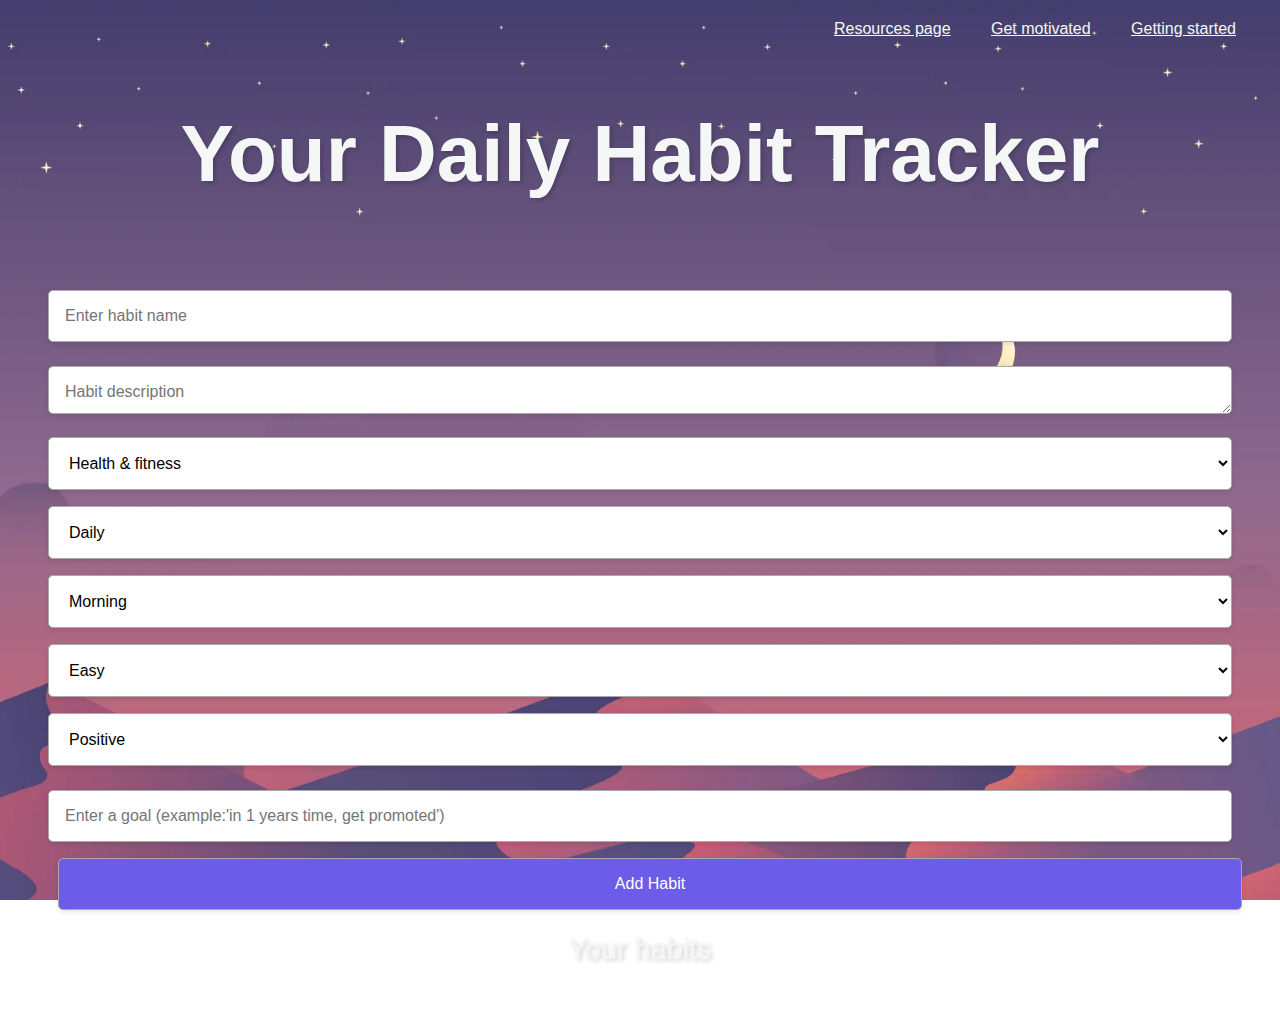
<file: index.html>
<!DOCTYPE html>
<html lang="en">
<head>
    <meta charset="UTF-8">
    <meta name="viewport" content="width=device-width, initial-scale=1">
    <title>Habit Tracker</title>
    <link rel="stylesheet" href= "styles.css">
</head>
<body>
    <!-- Navigācijas josla. -->
    <nav id="main-nav">
        <ul>
            <li><a href="resources.html">Resources page</a></li>
            <li><a href="motivated.html">Get motivated</a></li>
            <li><a href="getting_started.html">Getting started</a></li>
        </ul>
    </nav>
    <header>
        <h1>Your Daily Habit Tracker</h1>
    </header>
    <main>
        <!-- Ieraduma sākuma forma -->
        <section id="habit-form-section">
            <form id="new-habit-form" class="habit-form">
                <input type="text" id="habit-name"placeholder="Enter habit name" required>
                <textarea id="habit-description"placeholder="Habit description"></textarea>
                <select id="habit-category">
                    <option value= "health">Health & fitness</option>
                    <option value= "work">Work & career</option>
                    <option value= "education">Education & learning</option>
                    <option value= "personal">Personal development</option>
                    <option value= "social">Social & relationships</option>
                    <option value= "recreation">Recreation & leisure</option>
                    <option value= "home">Home & daily Life</option>
                </select>
                <select id="habit-frequency">
                    <option value= "daily">Daily</option>
                    <option value= "weekly">Weekly</option>
                    <option value= "monthly">Monthly</option>
                </select>
                <select id="habit-timeframe">
                    <option value= "morning">Morning</option>
                    <option value= "afternoon">Afternoon</option>
                    <option value= "evening">Evening</option>
                </select>
                <select id="habit-difficulty">
                    <option value= "easy">Easy</option>
                    <option value= "medium">Medium</option>
                    <option value= "hard">Hard</option>
                </select>
                <select id="habit-type">
                    <option value= "positive"> Positive</option>
                    <option value= "negative"> Negative</option>
                    <option value= "neutral"> Neutral</option>
                </select>
                <input type="text"id="habit-goal" placeholder="Enter a goal (example:'in 1 years time, get promoted') "required>
                <button type="submit" class="btn">Add Habit</button>
            </form>
        </section>


        <!-- Ieraduma sarakste -->
        <section id="habits-section"> 

            <h2>Your habits</h2>
            <div id="habits-list" class="habits-list">
              <!-- Ieraduma sarakstes parādisies šeit -->
            </div>
        </section>


    </main>

    <!-- Savieno ar JS failu -->
    <script src= "scripts.js"></script>
</body>
</html>
</file>
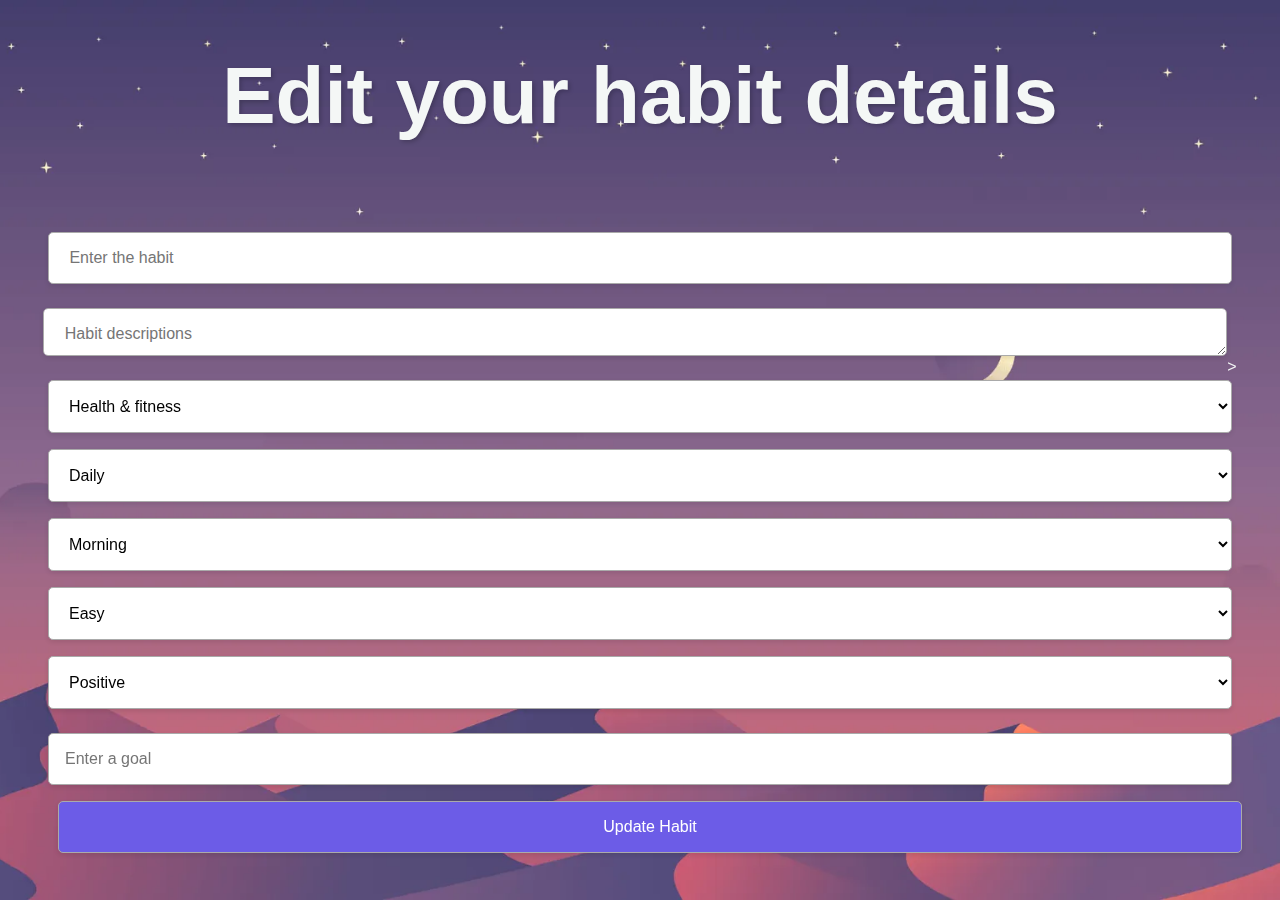
<file: edit_habit.html>
<!DOCTYPE html>
<html lang="en">
<head>
    <meta charset="UTF-8">
    <meta name="viewport" content="width=device-width, initial-scale=1">
    <title>Edit habit</title>
    <link rel="stylesheet" href="styles.css">
</head>
<body>
    <header>

         <h1>Edit your habit details </h1>
    </header>

    <main>
        <section id= "edit-habit-form-section">
            <form id= "edit-habit-form" class="habit-form">
                <input type= "text" id="habit-name" placeholder=" Enter the habit  " required>
                <textarea id= "habit-description" placeholder=" Habit descriptions "></textarea>>
                <select id="habit-category">
                    <option value= "health">Health & fitness</option>
                    <option value= "work">Work & career</option>
                    <option value= "education">Education & learning</option>
                    <option value= "personal">Personal development</option>
                    <option value= "social">Social & relationships</option>
                    <option value= "recreation">Recreation & leisure</option>
                    <option value= "home">Home & daily Life</option>
                </select>
                <select id="habit-frequency">
                    <option value= "daily">Daily</option>
                    <option value= "weekly">Weekly</option>
                    <option value= "monthly">Monthly</option>
                </select>
                <select id="habit-timeframe">
                    <option value= "morning">Morning</option>
                    <option value= "afternoon">Afternoon</option>
                    <option value= "evening">Evening</option>
                </select>
                <select id="habit-difficulty">
                    <option value= "easy">Easy</option>
                    <option value= "medium">Medium</option>
                    <option value= "hard">Hard</option>
                </select>
                <select id="habit-type">
                    <option value= "positive">Positive</option>
                    <option value= "negative">Negative</option>
                    <option value= "neutral">Neutral</option>
                </select>
                <input type= "text" id="habit-goal" placeholder="Enter a goal" required> 
                <button type= "submit" class="btn">Update Habit</button>
            </form>
        </section>
    </main>
    <script src="edit_scripts.js"></script>
</body>
</html>
</file>
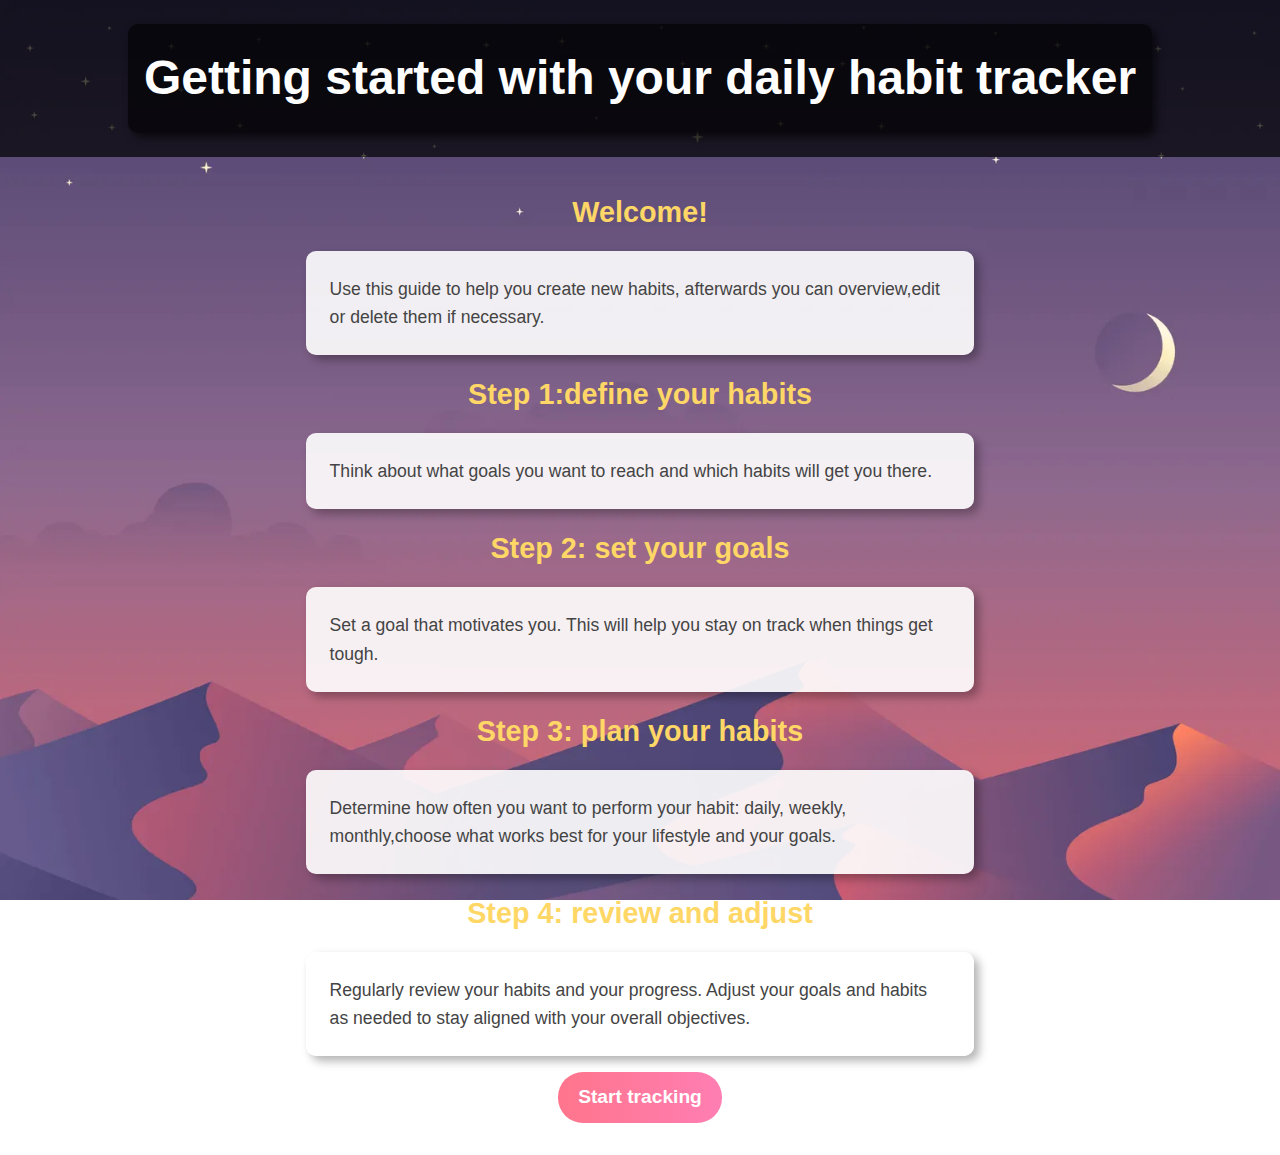
<file: getting_started.html>
<!DOCTYPE html>
<html lang="en">
<head>
    <meta charset="UTF-8">
    <!--Šis metatags iestata adaptīvu noformējumam uz dažādām ierīcēm. -->
    <meta name="viewport" content="width=device-width,initial-scale=1">

    <title>Getting started </title> 
    <link rel="stylesheet" href="styles2.css"> 
</head>
<body>
    <header>
        <h1>Getting started with your daily habit tracker</h1>
    </header>

    <main> 
        <section class= "intro-section">
            <h2>Welcome!</h2>
            <p> Use this guide to help you create new habits, afterwards you can overview,edit or delete them if necessary. </p>
        </section>

        <section class= "step-section">
            <h2>Step 1:define your habits </h2>
            <p>Think about what goals you want to reach and which habits will get you there.</p>
        </section>

        <section class= "step-section">
            <h2>Step 2: set your goals </h2>
            <p>Set a goal that motivates you. This will help you stay on track when things get tough.</p>
        </section>

        <section class= "step-section">
            <h2>Step 3: plan your habits </h2>
            <p>Determine how often you want to perform your habit: daily, weekly, monthly,choose what works best for your lifestyle and your goals.</p>
        </section>

        <section class= "step-section">
            <h2>Step 4: review and adjust </h2>
            <p>Regularly review your habits and your progress. Adjust your goals and habits as needed to stay aligned with your overall objectives.</p>
        </section>

        <div class="start-button">
            <a href= "index.html" class= "start-tracking-btn">Start tracking</a>
        </div>
    </main>
 <!-- Savieno ar JS failu. -->
    <script src= "scripts.js"></script>

</body>
</html>
</file>
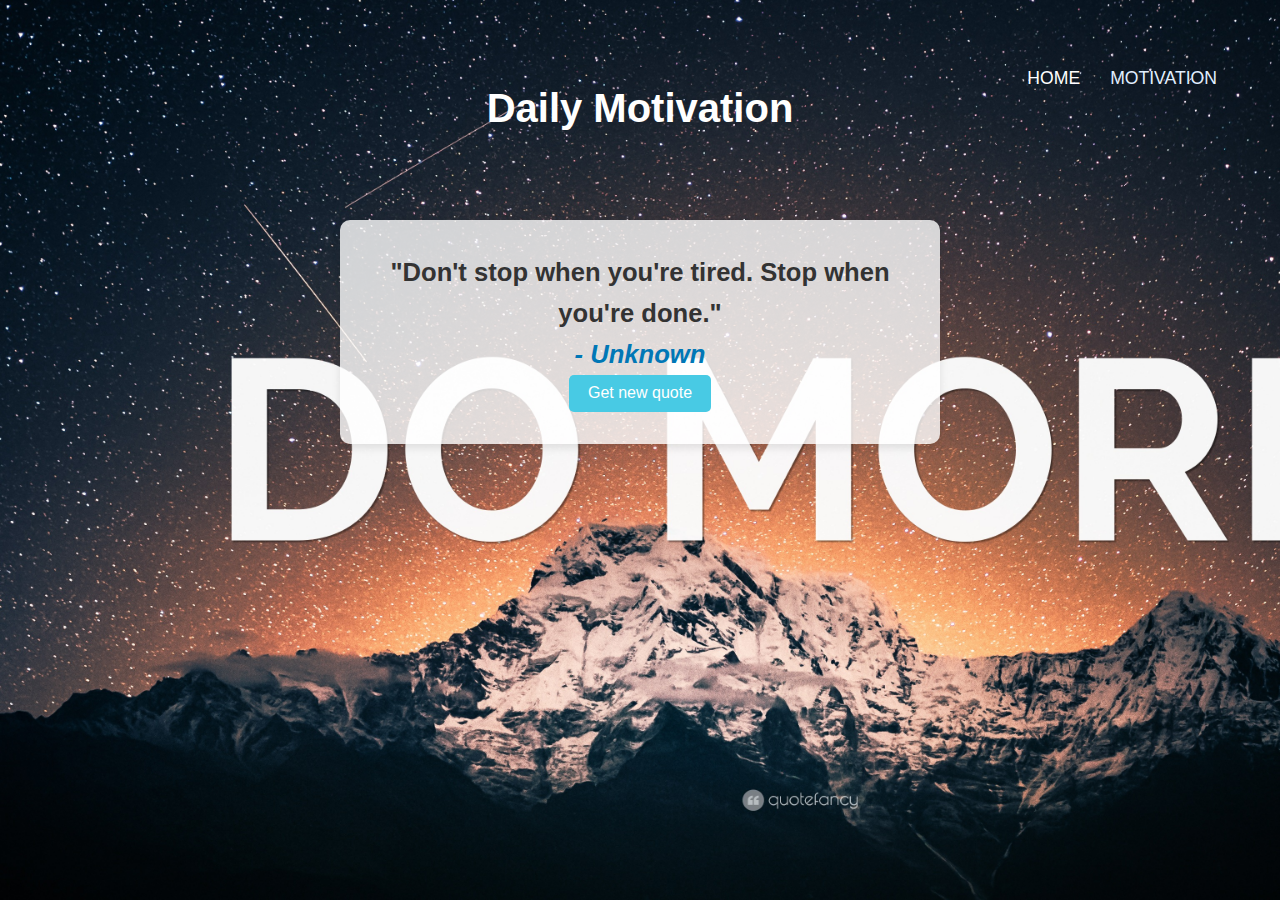
<file: motivated.html>
<!DOCTYPE html>
<html lang="en">
<head>
    <meta charset="UTF-8">
    <meta name="viewport" content="width=device-width, initial-scale=1.">
    <link rel="stylesheet" href="style1.css">
    <title>Motivational Quotes</title>
</head>
<body>
    <header>
        <h1>Daily Motivation</h1>
        <nav>
            <ul class="nav-links">
            <li><a href="index.html">Home</a></li>
            <li><a href="motivated.html" class="active">Motivation</a></li>
            </ul>
        </nav>
    </header>
    <main>
        <section id="quote-section">
            <div id="quote-container">
                <p id= "quote">Your motivational quote will appear here </p>
                <button id="new-quote">Get new quote </button>
            </div>
        </section>
    </main>
    <!-- Savieno ar JS failu -->
    <script src= "script1.js"></script>
</body>
</html>
</file>
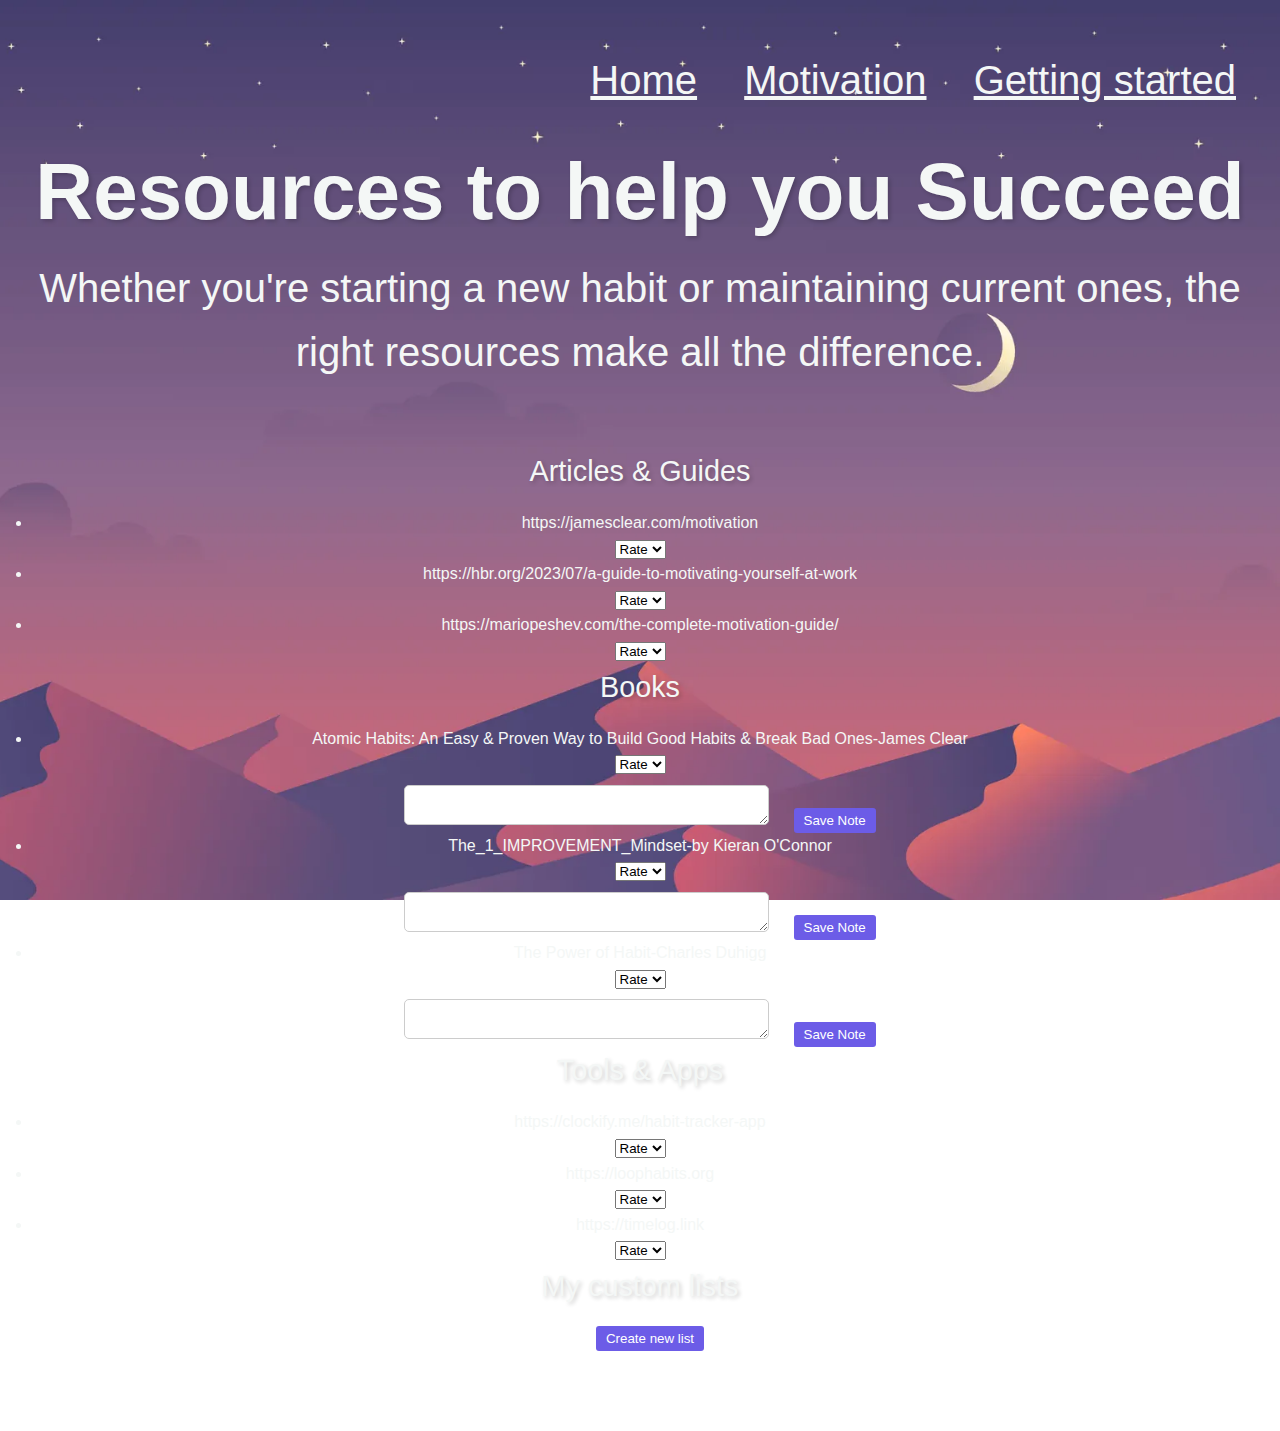
<file: resources.html>
<!DOCTYPE html>
<html lang="en">
<head>
    <meta charset="UTF-8">
    <meta name="viewport" content="width=device-width, initial-scale=1">
    <title>Resource page </title>
    <link rel="stylesheet" href= "styles.css">
</head>
<body>
    <header>
        <nav>
            <ul>
                <li><a href= "index.html">Home</a></li>
                <li><a href= "motivated.html">Motivation</a></li>
                <li><a href= "getting_started.html">Getting started</a></li>
            </ul>
        </nav>
        <h1>Resources to help you Succeed</h1>
        <p>Whether you're starting a new habit or maintaining current ones, the right resources make all the difference.</p>
    </header>

    <main>
        <section id="articles" class="resource-category" aria-label="Articles and guides">
            <h2>Articles & Guides</h2>
            <ul>
                <li id="article1" role="listitem">https://jamesclear.com/motivation <div id="rating-article1"></div></li>
                <li id="article2" role="listitem">https://hbr.org/2023/07/a-guide-to-motivating-yourself-at-work<div id="rating-article2"></div></li>
                <li id="article3" role="listitem">https://mariopeshev.com/the-complete-motivation-guide/<div id="rating-article3"></div></li>
            </ul>
        </section>

        <section id="books" class="resource-category" aria-label="Books">
            <h2>Books</h2>
            <ul>
                <li id="book1" role="listitem">Atomic Habits: An Easy & Proven Way to Build Good Habits & Break Bad Ones-James Clear<div id="rating-book1"></div><div id="note-book1"></div></li>
                <li id="book2" role="listitem">The_1_IMPROVEMENT_Mindset-by Kieran O'Connor<div id="rating-book2"></div><div id="note-book2"></div></li>
                <li id="book3" role="listitem">The Power of Habit-Charles Duhigg<div id="rating-book3"></div><div id="note-book3"></div></li>
            </ul>
        </section>

        <section id="tools" class="resource-category" aria-label="Tools and apps">
            <h2>Tools & Apps</h2>
            <ul>
                <li id="tool1" role="listitem">https://clockify.me/habit-tracker-app<div id="rating-tool1"></div> </li>
                <li id="tool2" role="listitem">https://loophabits.org<div id="rating-tool2"></div> </li>
                <li id="tool3" role="listitem">https://timelog.link<div id="rating-tool3"></div> </li>
            </ul>
        </section>

        <section id="custom-lists" aria-label="Custom Lists">
            <h2>My custom lists</h2>
            <button onclick="createNewList()">Create new list</button>
            <div id="lists-container"></div>
        </section>
    </main>

    <script src="resource.js"></script>
</body>
</html>
</file>
<file: styles.css>
* {
    margin:0;
    padding:0;
    box-sizing:border-box;
    font-family:'Segoe UI',Tahoma,Geneva,Verdana,sans-serif;
}

body {
    background: url('resources.jpg') no-repeat fixed center;
    background-size: cover;
    color: #f4f7f6;
    line-height: 1.6;
    font-smooth: always;
    -webkit-font-smoothing:antialiased;
}

nav {
    background: transparent;
    color:#f4f7f6;
    padding: 1rem;
    text-align: right;
}

nav ul {
    list-style:none;
    display:inline-block;
}

nav ul li {
    display:inline;
    margin-right:20px;
}

nav a {
    color:#f4f7f6;
    padding:0.5rem;
    border-radius:3px;
    transition:background-color 0.3s, transform 0.3s;
}

nav a:hover {
    background-color: rgba(255, 255, 255, 0.3);
    transform: scale(1.1);
}

header {
    background:none;
    padding:2rem 0;
    text-align:center;
    font-size:2.5rem;
    font-weight:300;
}

header h1 {
    color:#f4f7f6;
    text-shadow:2px 2px 4px rgba(0, 0, 0, 0.2);
}

main {
    padding:2rem;
    text-align:center;
}

main h2 {
    color:#f4f7f6;
    text-shadow:2px 2px 4px rgba(0, 0, 0, 0.2);
    margin-bottom:1rem;
    font-size:1.8rem;
    font-weight:300;
}

main p {
    background-color:rgba(255, 255, 255, 0.2);
    color:#f4f7f6;
    margin:1rem auto;
    padding:1rem;
    border-radius:5px;
    max-width:80%;
    box-shadow:2px 2px 4px rgba(0, 0, 0, 0.2);
    text-shadow:1px 1px 2px rgba(0, 0, 0, 0.2);
}

.btn {
    display:inline-block;
    padding:10px 30px;
    font-size:1.2rem;
    color: #f4f7f6;
    background-color:rgba(0, 0, 0, 0.5);
    border:none;
    border-radius:25px;
    cursor:pointer;
    text-decoration:none;
    transition:all 0.3s ease;
}

.btn:hover {
    background-color:rgba(0, 0, 0, 0.7);
    box-shadow:0 0 10px 2px rgba(255, 255, 255, 0.5);
}

footer {
    background-color:rgba(0, 0, 0, 0.8);
    color:#f4f7f6;
    text-align:center;
    padding:1rem 0;
    position:fixed;
    bottom:0;
    width:100%;
}

@media (max-width: 768px) {
    header h1 {
        font-size:2rem;
    }
    main p {
        padding:1rem;
    }
}

.habit-form input[type="text"],
.habit-form select,
.habit-form textarea,
.habit-form button {
    width:calc(100% - 2rem);
    padding:1rem;
    margin-bottom:1rem;
    font-size:1rem;
    border:1px solid #aaa;
    border-radius:5px;
    background:#fff;
    box-shadow:0 2px 5px rgba(0, 0, 0, 0.1);
}

.habit-form textarea {
    height:3rem;
    resize:vertical;
}

.habit-form button {
    background-color:#6c5ce7;
    color:#fff;
    transition:background-color 0.3s ease;
}

.habit-form button:hover {
    background-color: #5a4dad;
}
.notes-form, #lists-container {
    margin-top:1rem;
    background-color:rgba(255, 255, 255, 0.2);
    padding:1rem;
    border-radius:5px;
}

input[type="text"], textarea {
    width:100%;
    padding:0.5rem;
    margin-top:0.5rem;
    border-radius:5px;
    border:1px solid #ccc;
}

button {
    padding:0.5rem 1rem;
    border-radius:5px;
    border:none;
    background-color:#6c5ce7;
    color:white;
    cursor:pointer;
    transition:background-color 0.3s;
}

button:hover {
    background-color:#5a4dad;
}
.lists-container div {
    background-color:rgba(255, 255, 255, 0.2);
    padding:10px;
    margin-bottom:80px; 
    border-radius:5px;
}

.lists-container li {
    margin-top:5px; 
}

button {
    padding:5px 10px;
    margin-left:20px; 
    border-radius:3px;
    background-color:#6c5ce7;
    color:white;
    cursor:pointer;
    transition:background-color 0.3s;
}

button:hover {
    background-color: #5a4dad;
}
input[type="text"],textarea {
    width:30%; 
    padding:0.5rem;
    margin-top:0.5rem;
    border-radius:5px;
    border:1px solid #ccc;
}

textarea {
    height:40px; /
}
</file>
<file: styles2.css>
* {
    margin: 0;
    padding: 0;
    box-sizing: border-box;
}

body {
    font-family:'Arial', sans-serif;
    background-image:url('resources.jpg'); 
    background-size:cover;
    background-repeat:no-repeat;
    background-attachment:fixed;
    color:#FFF;
    line-height:1.6;
}

header {
    background:rgba(0, 0, 0, 0.7); 
    color: #fff;
    text-align: center;
    padding: 1.5rem 0; 
}

.nav-brand, .nav-links {
    position: absolute;
    top: 50%;
    transform: translateY(-50%);
}

.nav-brand {
    left: 2rem;
    font-size: 2.2rem; 
    color: #FED766; 
    text-shadow:3px 3px 6px rgba(0, 0, 0, 0.6); 
}

.nav-links {
    right: 2rem;
    list-style: none;
    display:flex;
}

.nav-links li {
    padding:0 20px; 
}

.nav-links a {
    color:#F8F8FF;
    text-decoration:none;
    transition: ll 0.3s ease;
    font-size:1.1rem;
    text-transform:uppercase;
    text-shadow:1px 1px 3px rgba(0, 0, 0, 0.6); 
}

.nav-links a:hover,
.nav-links .active {
    color: #58A4B0; 
    transform: scale(1.05); 
}

header h1 {
    font-size:3rem; 
    margin:0 auto; 
    padding:1rem; 
    background:rgba(0, 0, 0, 0.6); 
    display:inline-block; 
    border-radius:10px;
    box-shadow:4px 4px 8px rgba(0, 0, 0, 0.6); 
}

main {
    padding:2rem;
    text-align:center;
    max-width:900px;
    margin:0 auto; 
}

main h2 {
    font-size:1.8rem; 
    color:#FED766; 
    margin-bottom:1rem;
    text-transform:none;
}

main p {
    font-size:1.1rem; 
    background-color:rgba(255, 255, 255, 0.9); 
    color:#444; 
    margin:1rem auto; 
    padding:1.5rem; 
    border-radius:10px; 
    box-shadow:5px 5px 10px rgba(0, 0, 0, 0.3); 
    max-width:80%;
    text-align:left; 
}
.start-tracking-btn {
    display:inline-block;
    padding:10px 20px;
    font-size:1.2rem;
    font-weight:bold;
    color:white;
    background-image:linear-gradient(to right,#ff758c 0%,#ff7eb3 100%);
    border:none;
    border-radius:25px;
    cursor:pointer;
    text-decoration:none;
    transition:all 0.3s ease;
}

.start-tracking-btn:hover {
    background-image:linear-gradient(to left,#ff758c 0%,#ff7eb3 100%);
    transform:scale(1.05);
}

.start-tracking-btn:active {
    background-image:linear-gradient(to right,#ff758c 0%,#ff7eb3 100%);
    box-shadow:inset 1px 1px 2px rgba(0, 0, 0, 0.2) ;
    transform: cale(0.95);
}


    #quote-container {
        padding:1rem;
        margin:1rem;
    }

    #quote {
        font-size:1.2rem;
    }
}
.lists-container div {
    background-color: rgba(255, 255, 255, 0.2);
    padding: 10px;
    margin-bottom: 20px;
    border-radius: 5px;
}

.lists-container li {
    margin-top: 5px; 
}

button {
    padding: 5px 10px;
    margin-left: 10px; 
    border-radius: 3px;
    background-color: #6c5ce7;
    color: white;
    cursor: pointer;
    transition: background-color 0.3s;
}

button:hover {
    background-color: #5a4dad;
}
</file>
<file: style1.css>
* {
    margin: 0;
    padding: 0;
    box-sizing: border-box;
}

body {
    font-family:'Arial', sans-serif;
    background-image:url('motivation.jpg');
    background-size:cover;
    background-repeat:no-repeat;
    background-attachment:fixed;
    color:#333;
    line-height:1.6;
}

header {
    background-color: transparent; 
    color: #fff;
    text-align:center;
    padding: 1rem 0;
    position: relative; 
}

.nav-brand, .nav-links {
    position: absolute;
    top: 50%;
    transform: translateY(-50%);
}

.nav-brand {
    left: 1rem;
    font-size: 2rem; 
    font-weight:bold;
    letter-spacing: 1px; 
    color: #FFFFFF; 

}

.nav-links {
    right: 1rem;
    list-style: none;
    display: flex;
    margin-right: 2rem; 
}

.nav-links li {
    padding: 0 15px; 
}

.nav-links a {
    color: white;
    text-decoration:none;
    transition:color 0.3s,transform 0.3s ease;
    font-size:1.1rem; 
    text-transform:uppercase; 
}

.nav-links a:hover,
.nav-links .active {
    color: #E1EFFF; 
    transform: translateY(-2px); 
}

header h1 {
    font-size:2.5rem;
    padding-top:60px;
}

main {
    padding: 2rem;
    text-align:center;
}

#quote-container {
    background-color:rgba(255, 255, 255, 0.8); 
    border-radius:10px;
    box-shadow:0 4px 8px rgba(0, 0, 0, 0.1);
    padding:2rem;
    margin:2rem auto;
    max-width:600px;
    text-align:center;
    animation:fadeIn 2s;
}

#quote {
    font-size:1.6rem;
    font-weight:bold;
}

.author {
    font-style: italic;
    color: #0077b6;
    margin-top: 1rem;
}

button#new-quote {
    background-color: #48cae4;
    color: white;
    padding:0.6rem 1.2rem;
    font-size:1rem;
    border: none;
    border-radius: 5px;
    cursor: pointer;
    transition: background-color 0.3s ease;
}

button#new-quote:hover {
    background-color: #00b4d8;
}

@keyframes fadeIn {
    from { opacity: 0; }
    to { opacity: 1; }
}

@media (max-width:768px) {
    .nav-brand, .nav-links {
        position: static;
        transform: none;
    }

    .nav-links {
        justify-content: center;
        padding: 1rem 0;
    }

    .nav-links li {
        padding: 5px 0;
    }

    header h1 {
        padding-top: 1rem;
    }

    main {
        padding: 1rem;
    }

    #quote-container {
        padding: 1rem;
        margin: 1rem;
    }

    #quote {
        font-size:1.2rem;
    }
}
</file>
